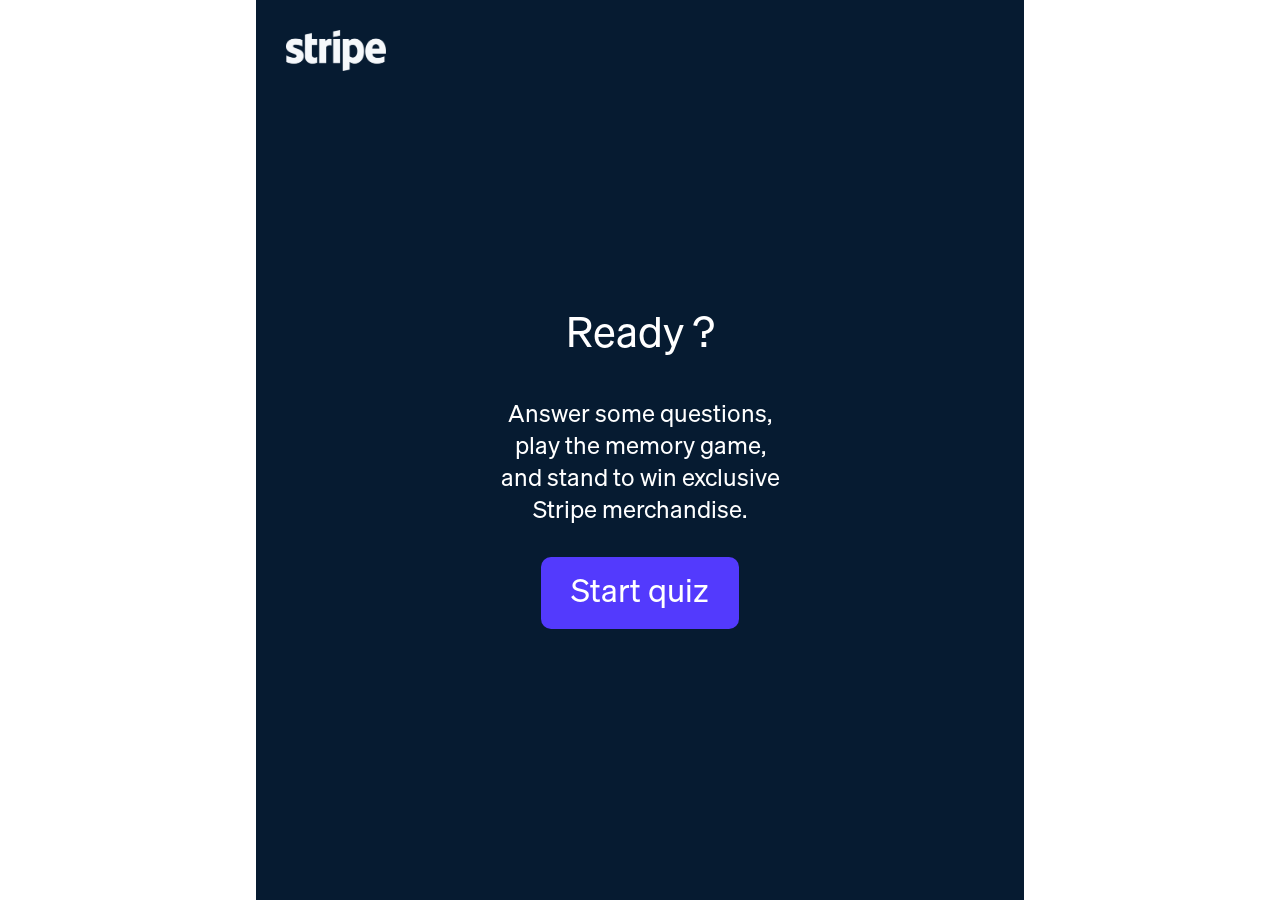
<file: index.html>
<!DOCTYPE html>
<html lang="en">

<head>
    <meta charset="UTF-8">
    <meta name="viewport" content="width=device-width, initial-scale=1.0">
    <title>Stripe</title>
    <!-- --fonts  -->
    <link rel="stylesheet" href="assets/css/fonts.css" />
    <!-- --bootstrap  -->
    <link rel="stylesheet" href="assets/css/bootstrap.min.css" />
    <!-- --style  -->
    <link rel="stylesheet" href="assets/css/style.css" />
</head>

<body>
    <div class="main ">
        <div class="logo">
            <img src="assets/images/logo.png" alt="logo" />
        </div>
        <div class="content-center">
            <div class="ready-content">
                <h2>Ready ?</h2>
                <p>Answer some questions, <br />
                    play the memory game, <br />
                    and stand to win exclusive <br />
                    Stripe merchandise.</p>
                <a class="link" href="question01.html">Start quiz</a>
            </div>
        </div>
        <div></div>
    </div>

    <!-- --Script  -->
    <script src="assets/js/main.js"></script>
</body>

</html>
</file>
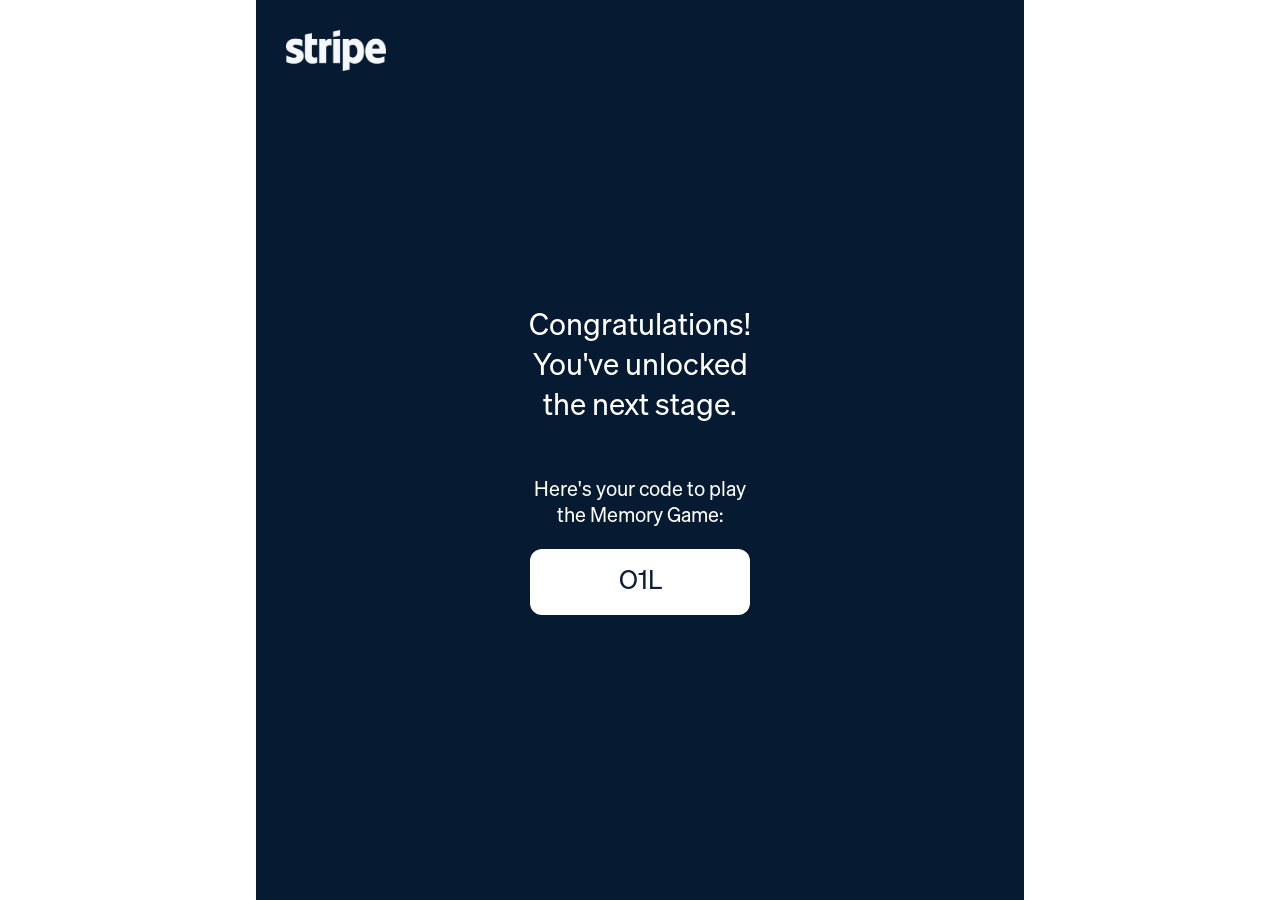
<file: congratulation.html>
<!DOCTYPE html>
<html lang="en">

<head>
    <meta charset="UTF-8">
    <meta name="viewport" content="width=device-width, initial-scale=1.0">
    <title>Stripe</title>
    <!-- --fonts  -->
    <link rel="stylesheet" href="assets/css/fonts.css" />
    <!-- --bootstrap  -->
    <link rel="stylesheet" href="assets/css/bootstrap.min.css" />
    <!-- --style  -->
    <link rel="stylesheet" href="assets/css/style.css" />
</head>

<body>
    <div class="main">
        <div class="logo">
            <img src="assets/images/logo.png" alt="logo" />
        </div>
        <div class="content-center">
            <div class="congrats">
                <h2>Congratulations! <br />
                    You've unlocked <br />
                    the next stage.</h2>
                <h4>Here's your code to play <br />
                    the Memory Game:</h4>
                <button class="congrats-btn">O1L</button>
            </div>
        </div>
    </div>

    <!-- --Script  -->
    <script src="assets/js/main.js"></script>
</body>

</html>
</file>
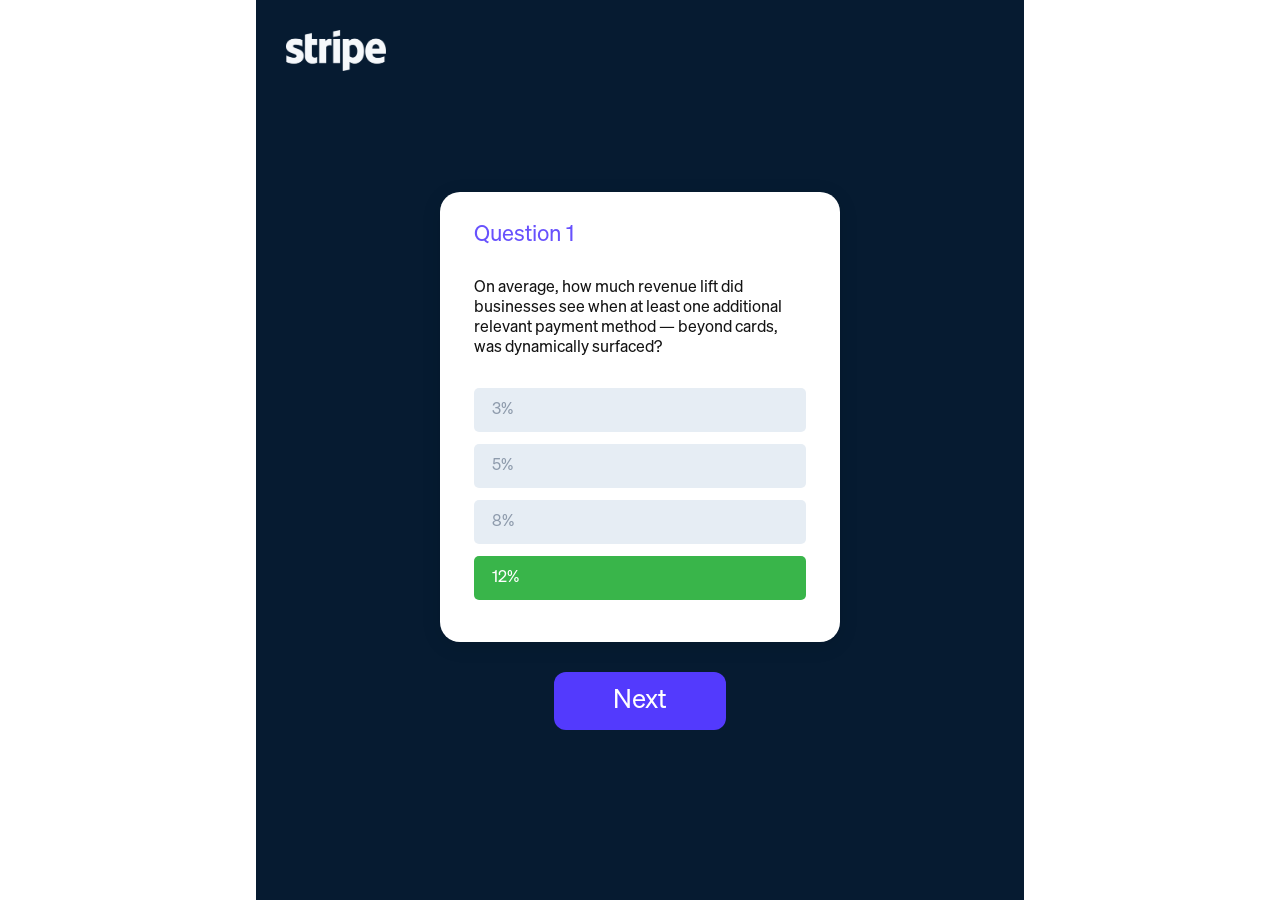
<file: correct-answer.html>
<!DOCTYPE html>
<html lang="en">

<head>
    <meta charset="UTF-8">
    <meta name="viewport" content="width=device-width, initial-scale=1.0">
    <title>Stripe</title>
    <!-- --fonts  -->
    <link rel="stylesheet" href="assets/css/fonts.css" />
    <!-- --bootstrap  -->
    <link rel="stylesheet" href="assets/css/bootstrap.min.css" />
    <!-- --style  -->
    <link rel="stylesheet" href="assets/css/style.css" />
</head>

<body>

    <div class="main">
        <div class="logo">
            <img src="assets/images/logo.png" alt="logo" />
        </div>
        <div class="content-center">
            <div>
                <div class="que-popup">
                    <h3>Question 1</h3>
                    <p>
                        On average, how much revenue lift did businesses see when at least one
                        additional relevant payment method — beyond cards, was dynamically surfaced?
                    </p>
                    <ul class="option-list">
                        <li class="option">
                            <label>
                                <input type="radio" name="option" value="3%">
                                3%
                            </label>
                        </li>
                        <li class="option">
                            <label>
                                <input type="radio" name="option" value="5%">
                                5%
                            </label>
                        </li>
                        <li class="option">
                            <label>
                                <input type="radio" name="option" value="8%">
                                8%
                            </label>
                        </li>
                        <li class="option correct">
                            <label>
                                <input type="radio" name="option" value="12%">
                                12%
                            </label>
                        </li>
                    </ul>
                </div>
                <div class="text-center">
                    <a class="next-btn" href="quesiton02.html">Next</a>
                </div>
            </div>
        </div>
    </div>
    <!-- --Script  -->
    <script src="assets/js/main.js"></script>
</body>

</html>
</file>
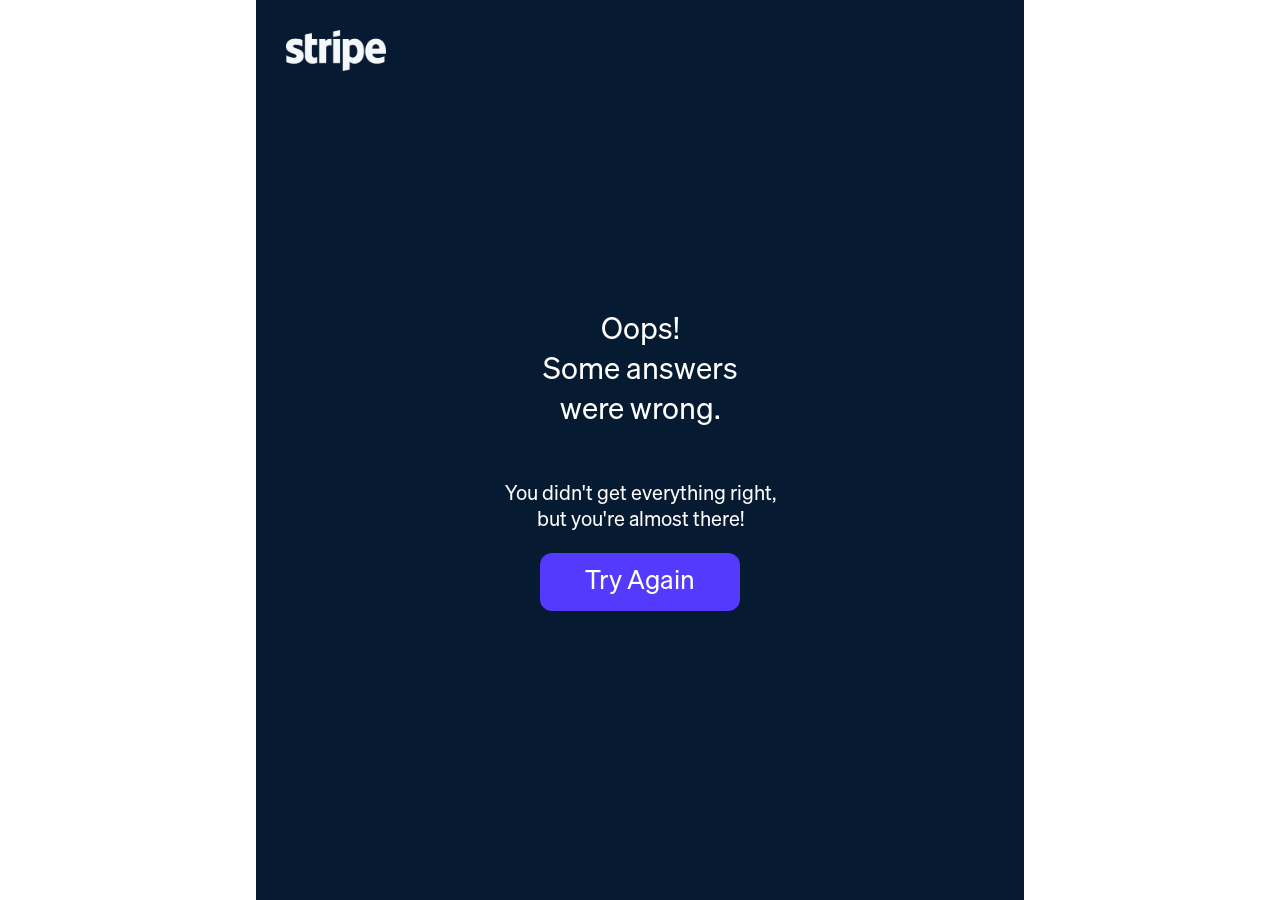
<file: loss.html>
<!DOCTYPE html>
<html lang="en">

<head>
    <meta charset="UTF-8">
    <meta name="viewport" content="width=device-width, initial-scale=1.0">
    <title>Stripe</title>
    <!-- --fonts  -->
    <link rel="stylesheet" href="assets/css/fonts.css" />
    <!-- --bootstrap  -->
    <link rel="stylesheet" href="assets/css/bootstrap.min.css" />
    <!-- --style  -->
    <link rel="stylesheet" href="assets/css/style.css" />
</head>

<body>
    <div class="main">
        <div class="logo">
            <img src="assets/images/logo.png" alt="logo" />
        </div>
        <div class="content-center">
            <div class="congrats">
                <h2>Oops! <br />
                    Some answers<br />
                    were wrong.</h2>
                <h4>You didn't get everything right, <br />
                    but you're almost there!</h4>
                <button class="tryagain-btn">Try Again</button>
            </div>
        </div>
    </div>

    <!-- --Script  -->
    <script src="assets/js/main.js"></script>
</body>

</html>
</file>
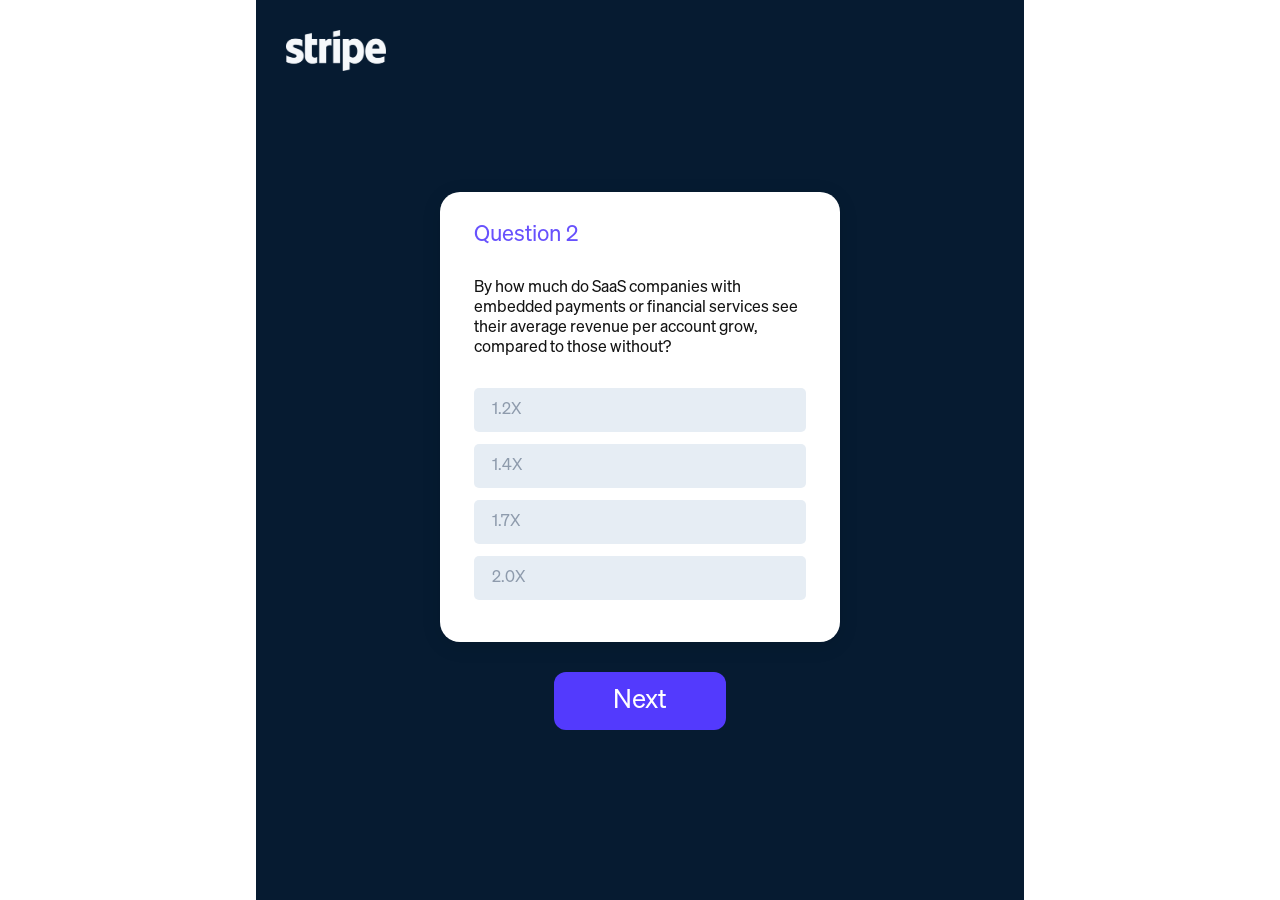
<file: quesiton02.html>
<!DOCTYPE html>
<html lang="en">

<head>
    <meta charset="UTF-8">
    <meta name="viewport" content="width=device-width, initial-scale=1.0">
    <title>Stripe</title>
    <!-- --fonts  -->
    <link rel="stylesheet" href="assets/css/fonts.css" />
    <!-- --bootstrap  -->
    <link rel="stylesheet" href="assets/css/bootstrap.min.css" />
    <!-- --style  -->
    <link rel="stylesheet" href="assets/css/style.css" />
</head>

<body>

    <div class="main">
        <div class="logo">
            <img src="assets/images/logo.png" alt="logo" />
        </div>
        <div class="content-center">
            <div>
                <div class="que-popup">
                    <h3>Question 2</h3>
                    <p>
                        By how much do SaaS companies with
                        embedded payments or financial services
                        see their average revenue per account
                        grow, compared to those without?
                    </p>
                    <ul class="option-list">
                        <li class="option">
                            <label>
                                <input type="radio" name="multiplier" value="1.2X">
                                1.2X
                            </label>
                        </li>
                        <li class="option">
                            <label>
                                <input type="radio" name="multiplier" value="1.4X">
                                1.4X
                            </label>
                        </li>
                        <li class="option">
                            <label>
                                <input type="radio" name="multiplier" value="1.7X">
                                1.7X
                            </label>
                        </li>
                        <li class="option">
                            <label>
                                <input type="radio" name="multiplier" value="2.0X">
                                2.0X
                            </label>
                        </li>
                    </ul>

                </div>
                <div class="text-center">
                    <a class="next-btn" href="question03.html">Next</a>
                </div>
            </div>
        </div>
    </div>
    <!-- --Script  -->
    <script src="assets/js/main.js"></script>
</body>

</html>
</file>
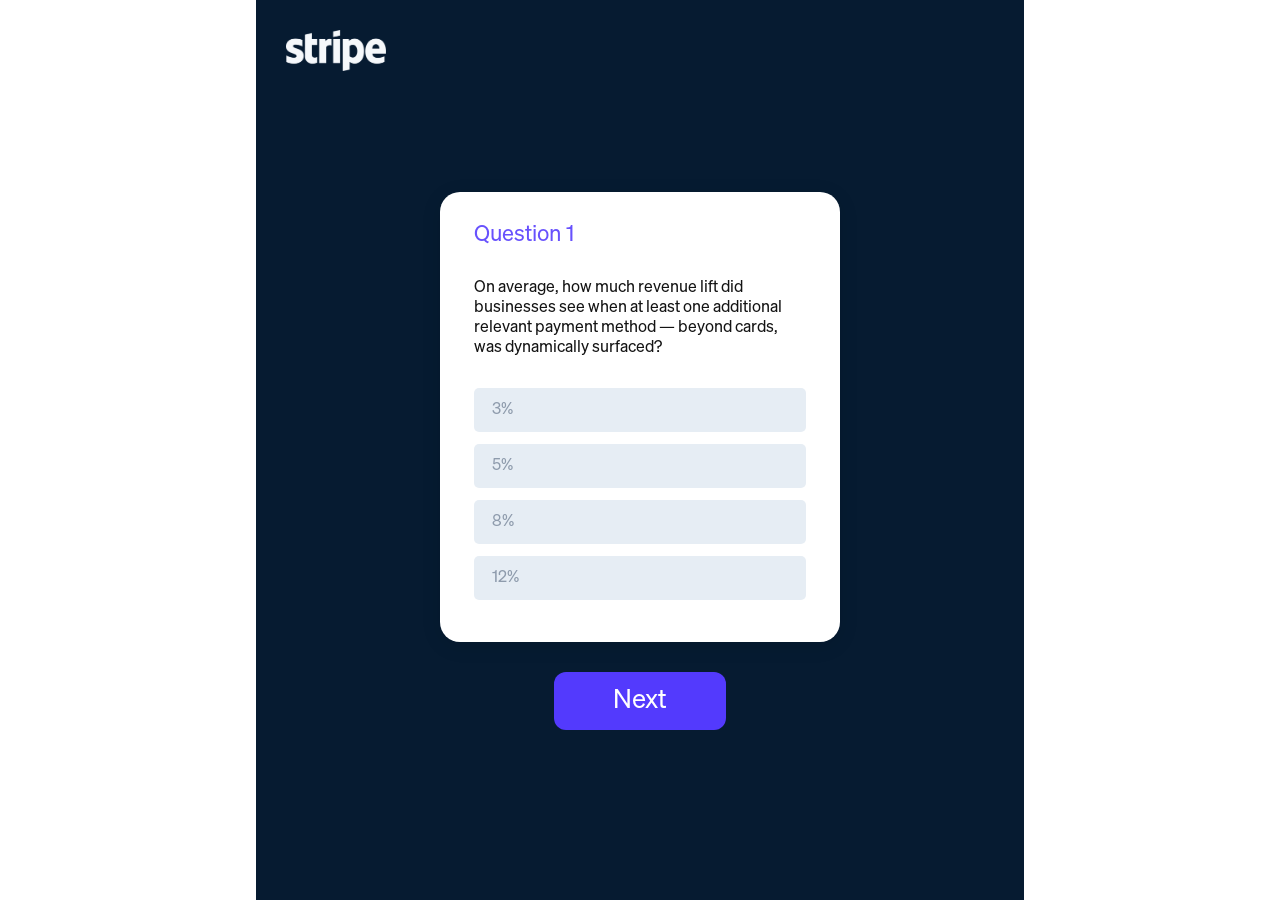
<file: question01.html>
<!DOCTYPE html>
<html lang="en">

<head>
    <meta charset="UTF-8">
    <meta name="viewport" content="width=device-width, initial-scale=1.0">
    <title>Stripe</title>
    <!-- --fonts  -->
    <link rel="stylesheet" href="assets/css/fonts.css" />
    <!-- --bootstrap  -->
    <link rel="stylesheet" href="assets/css/bootstrap.min.css" />
    <!-- --style  -->
    <link rel="stylesheet" href="assets/css/style.css" />
</head>

<body>

    <div class="main">
        <div class="logo">
            <img src="assets/images/logo.png" alt="logo" />
        </div>
        <div class="content-center">
            <div>
                <div class="que-popup">
                    <h3>Question 1</h3>
                    <p>
                        On average, how much revenue lift did businesses see when at least one
                        additional relevant payment method — beyond cards, was dynamically surfaced?
                    </p>
                    <ul class="option-list">
                        <li class="option">
                            <label>
                                <input type="radio" name="option" value="3%">
                                3%
                            </label>
                        </li>
                        <li class="option">
                            <label>
                                <input type="radio" name="option" value="5%">
                                5%
                            </label>
                        </li>
                        <li class="option">
                            <label>
                                <input type="radio" name="option" value="8%">
                                8%
                            </label>
                        </li>
                        <li class="option">
                            <label>
                                <input type="radio" name="option" value="12%">
                                12%
                            </label>
                        </li>
                    </ul>
                </div>
                <div class="text-center">
                    <a class="next-btn" href="quesiton02.html">Next</a>
                </div>
            </div>
        </div>
    </div>
    <!-- --Script  -->
    <script src="assets/js/main.js"></script>
</body>

</html>
</file>
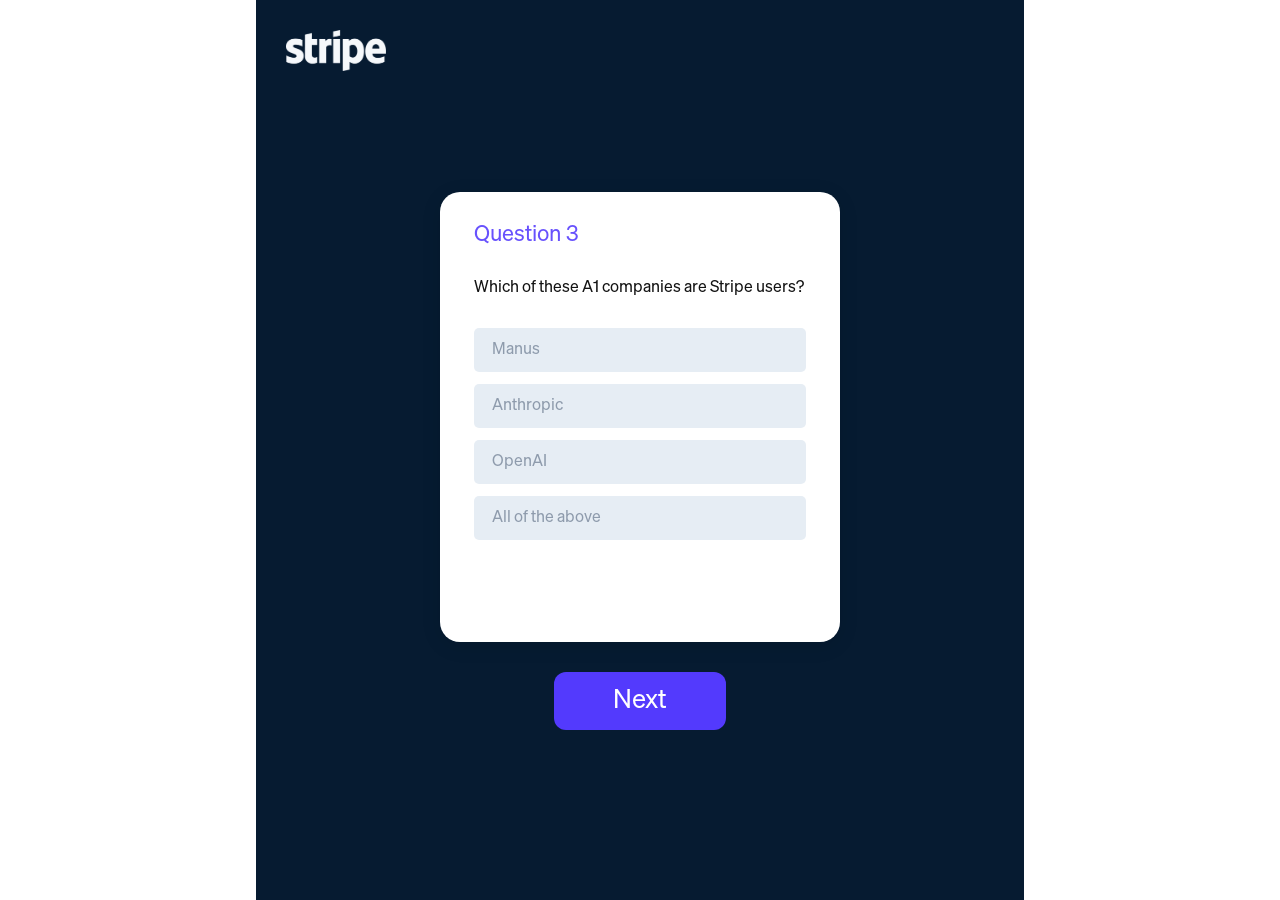
<file: question03.html>
<!DOCTYPE html>
<html lang="en">

<head>
    <meta charset="UTF-8">
    <meta name="viewport" content="width=device-width, initial-scale=1.0">
    <title>Stripe</title>
    <!-- --fonts  -->
    <link rel="stylesheet" href="assets/css/fonts.css" />
    <!-- --bootstrap  -->
    <link rel="stylesheet" href="assets/css/bootstrap.min.css" />
    <!-- --style  -->
    <link rel="stylesheet" href="assets/css/style.css" />
</head>

<body>

    <div class="main">
        <div class="logo">
            <img src="assets/images/logo.png" alt="logo" />
        </div>
        <div class="content-center">
            <div>
                <div class="que-popup">
                    <h3>Question 3</h3>
                    <p>
                        Which of these A1 companies are
                        Stripe users?
                    </p>
                    <ul class="option-list">
                        <li class="option">
                            <label>
                                <input type="radio" name="ai_choice" value="Manus">
                                Manus
                            </label>
                        </li>
                        <li class="option">
                            <label>
                                <input type="radio" name="ai_choice" value="Anthropic">
                                Anthropic
                            </label>
                        </li>
                        <li class="option">
                            <label>
                                <input type="radio" name="ai_choice" value="OpenAI">
                                OpenAI
                            </label>
                        </li>
                        <li class="option">
                            <label>
                                <input type="radio" name="ai_choice" value="All of the above">
                                All of the above
                            </label>
                        </li>
                    </ul>

                </div>
                <div class="text-center">
                    <a class="next-btn" href="question04.html">Next</a>
                </div>
            </div>
        </div>
    </div>
    <!-- --Script  -->
    <script src="assets/js/main.js"></script>
</body>

</html>
</file>
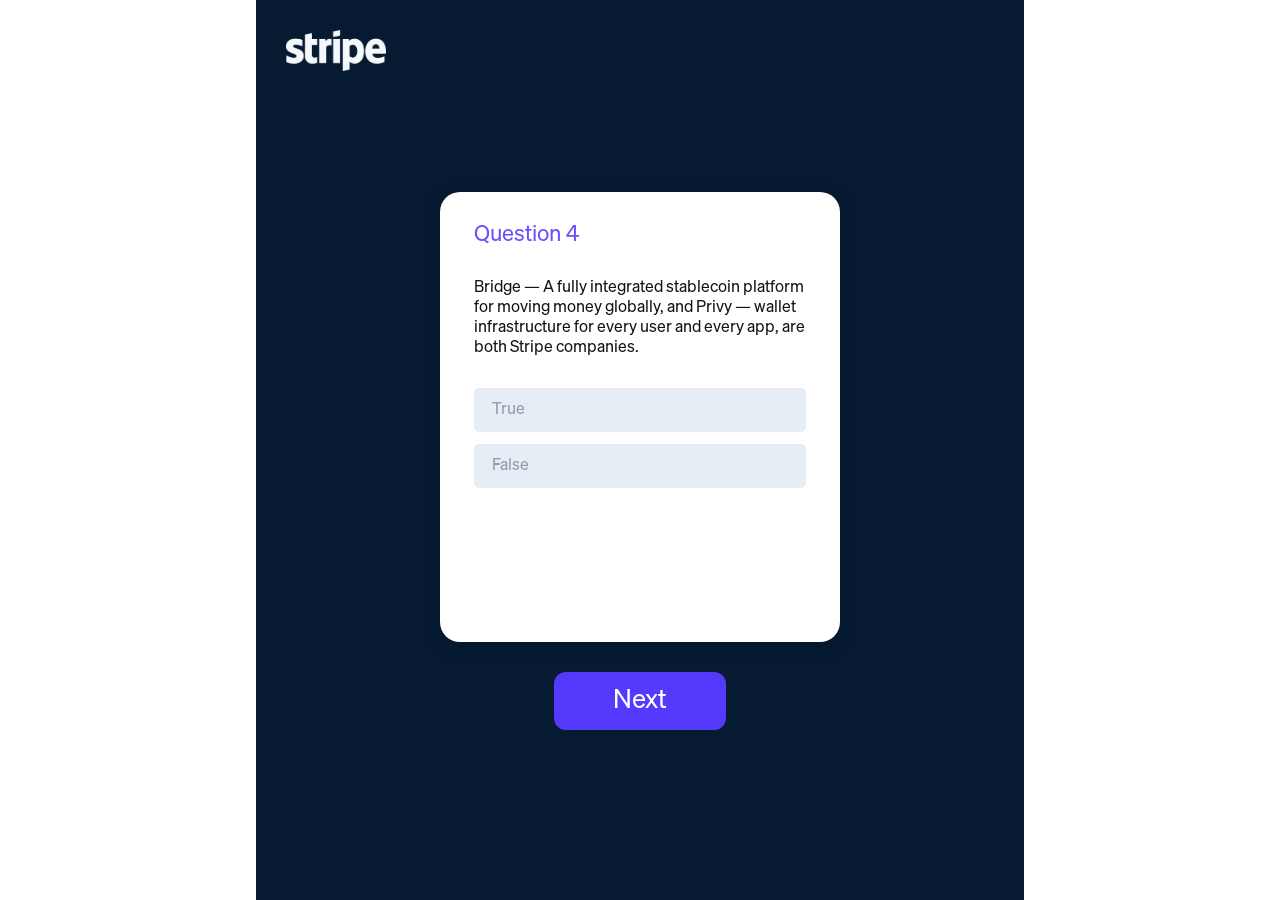
<file: question04.html>
<!DOCTYPE html>
<html lang="en">

<head>
    <meta charset="UTF-8">
    <meta name="viewport" content="width=device-width, initial-scale=1.0">
    <title>Stripe</title>
    <!-- --fonts  -->
    <link rel="stylesheet" href="assets/css/fonts.css" />
    <!-- --bootstrap  -->
    <link rel="stylesheet" href="assets/css/bootstrap.min.css" />
    <!-- --style  -->
    <link rel="stylesheet" href="assets/css/style.css" />
</head>

<body>

    <div class="main">
        <div class="logo">
            <img src="assets/images/logo.png" alt="logo" />
        </div>
        <div class="content-center">
            <div>
                <div class="que-popup">
                    <h3>Question 4</h3>
                    <p>
                        Bridge — A fully integrated stablecoin
                        platform for moving money globally, and
                        Privy — wallet infrastructure for every user
                        and every app, are both Stripe companies.
                    </p>
                    <ul class="option-list">
                        <li class="option">
                            <label>
                                <input type="radio" name="true_false" value="True">
                                True
                            </label>
                        </li>
                        <li class="option">
                            <label>
                                <input type="radio" name="true_false" value="False">
                                False
                            </label>
                        </li>
                    </ul>

                </div>
                <div class="text-center">
                    <a class="next-btn" href="congratulation.html">Next</a>
                </div>
            </div>
        </div>
    </div>
    <!-- --Script  -->
    <script src="assets/js/main.js"></script>
</body>

</html>
</file>
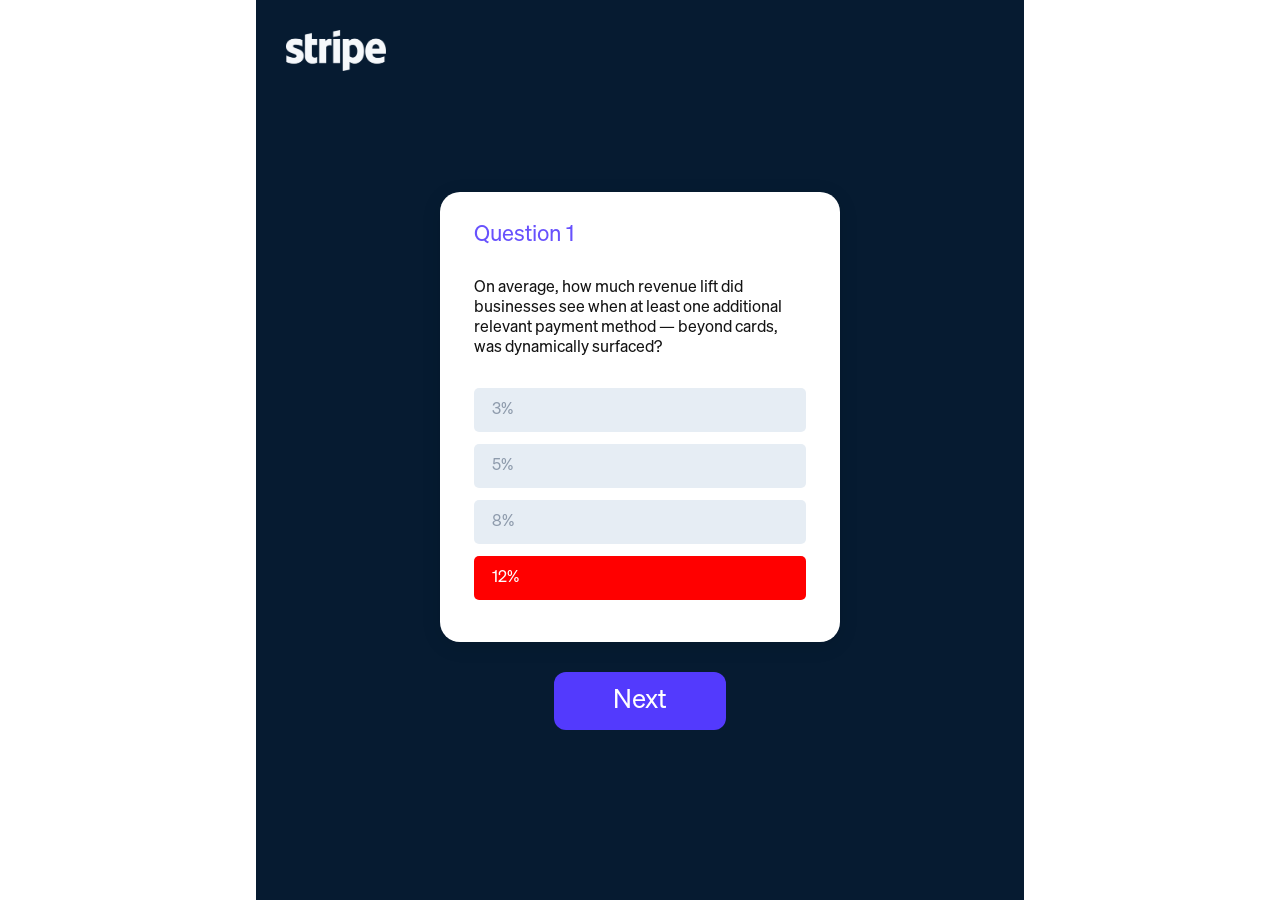
<file: wrong-answer.html>
<!DOCTYPE html>
<html lang="en">

<head>
    <meta charset="UTF-8">
    <meta name="viewport" content="width=device-width, initial-scale=1.0">
    <title>Stripe</title>
    <!-- --fonts  -->
    <link rel="stylesheet" href="assets/css/fonts.css" />
    <!-- --bootstrap  -->
    <link rel="stylesheet" href="assets/css/bootstrap.min.css" />
    <!-- --style  -->
    <link rel="stylesheet" href="assets/css/style.css" />
</head>

<body>

    <div class="main">
        <div class="logo">
            <img src="assets/images/logo.png" alt="logo" />
        </div>
        <div class="content-center">
            <div>
                <div class="que-popup">
                    <h3>Question 1</h3>
                    <p>
                        On average, how much revenue lift did businesses see when at least one
                        additional relevant payment method — beyond cards, was dynamically surfaced?
                    </p>
                    <ul class="option-list">
                        <li class="option">
                            <label>
                                <input type="radio" name="option" value="3%">
                                3%
                            </label>
                        </li>
                        <li class="option">
                            <label>
                                <input type="radio" name="option" value="5%">
                                5%
                            </label>
                        </li>
                        <li class="option">
                            <label>
                                <input type="radio" name="option" value="8%">
                                8%
                            </label>
                        </li>
                        <li class="option wrong">
                            <label>
                                <input type="radio" name="option" value="12%">
                                12%
                            </label>
                        </li>
                    </ul>
                </div>
                <div class="text-center">
                    <a class="next-btn" href="quesiton02.html">Next</a>
                </div>
            </div>
        </div>
    </div>
    <!-- --Script  -->
    <script src="assets/js/main.js"></script>
</body>

</html>
</file>
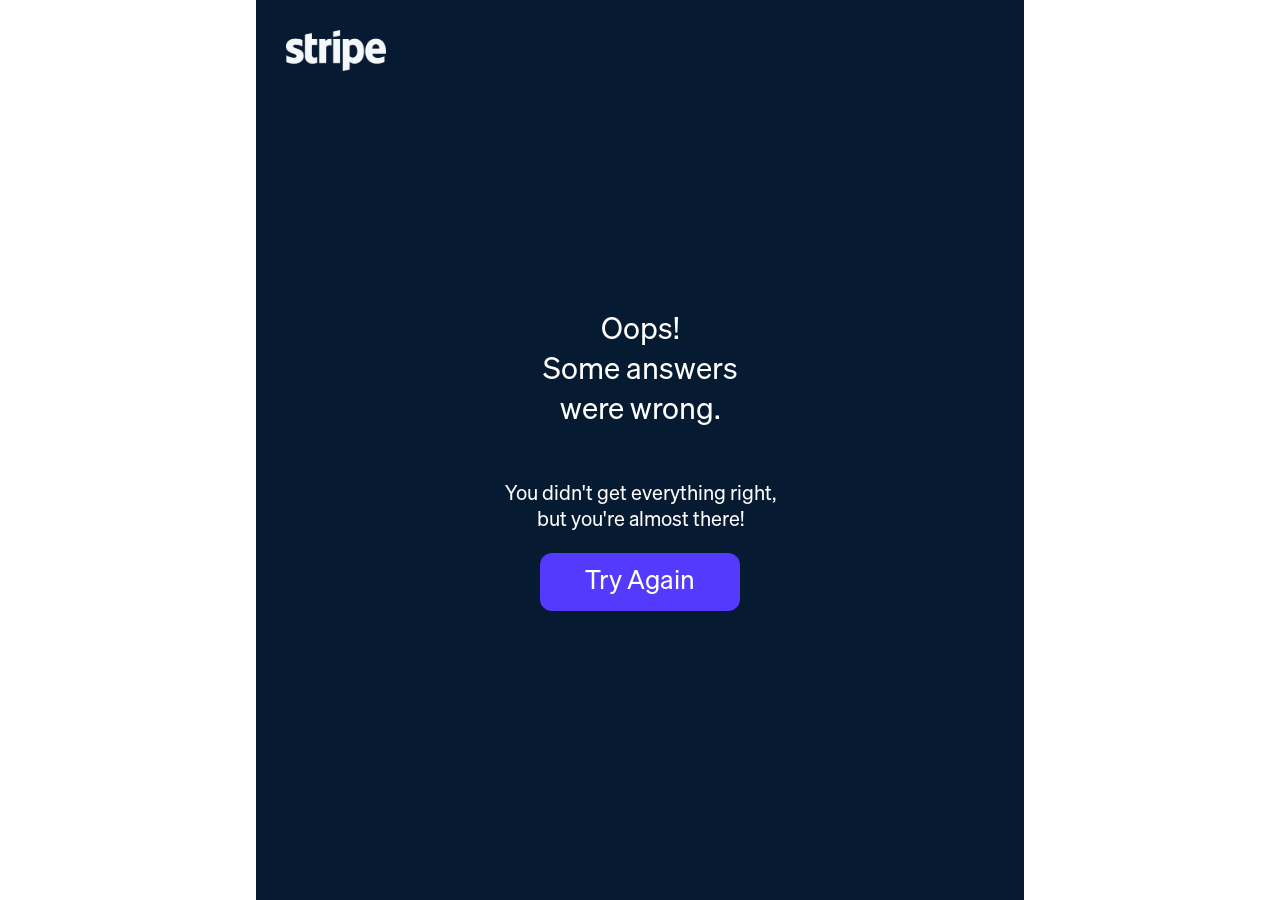
<file: wrong.html>
<!DOCTYPE html>
<html lang="en">
<head>
    <meta charset="UTF-8">
    <meta name="viewport" content="width=device-width, initial-scale=1.0">
    <title>Stripe</title>
    <!-- --fonts  -->
    <link rel="stylesheet" href="assets/css/fonts.css" />
    <!-- --bootstrap  -->
    <link rel="stylesheet" href="assets/css/bootstrap.min.css" />
    <!-- --style  -->
    <link rel="stylesheet" href="assets/css/style.css" />
</head>
<body>
    <div class="main">
        <div class="logo">
            <img src="assets/images/logo.png" alt="" />
        </div>
        <div class="content-center">
            <div class="congrats">
                <h2>Oops! <br/>
                Some answers<br/>
                were wrong.</h2>
                <h4>You didn't get everything right, <br/> 
               but you're almost there!</h4>
                <button class="tryagain-btn">Try Again</button>
            </div>
        </div>
     </div>

     <!-- --Script  -->
    <script src="assets/js/main.js"></script>
</body>
</html>
</file>
<file: assets/css/fonts.css>
@font-face {
  font-family: "Sohne Buch";
  src: url("../fonts/Söhne-Buch.otf") format("opentype");
  font-weight: 400;
  font-style: normal;
  font-display: swap;
}
</file>
<file: assets/css/style.css>
* {
  margin: 0;
  padding: 0;
  box-sizing: border-box;
  -webkit-box-sizing: border-box;
}
ul {
  list-style: none;
  margin: 0;
  padding: 0;
}
a {
  text-decoration: none;
  color: #000;
}
img {
  max-width: 100%;
}

h1,
h2,
h3,
h4,
h5,
h6,
span,
ul,
li,
a,
p {
  margin: 0;
  padding: 0;
}

body,
html {
  font-family: "Sohne Buch", sans-serif;
}

:root {
  --bg-color: #061b31;
  --btn-color: #533afd;
  --white-color: #ffffff;
  --question-color: #6751fd;
  --para-color: #131313;
  --option-bg-color: #e6edf4;
  --option-color: #8e9bac;
}
/* ---main start */
.main {
  width: 100%;
  min-height: 100dvh;
  max-width: 768px;
  margin: auto;
  background-color: var(--bg-color);
  padding: 30px;
  display: flex;
  flex-direction: column;
}

.container {
  max-width: 640px !important;
  padding: 0 10px;
  margin: auto;
}

/* ---main end-- */

@media (max-width: 767px) {
  .container {
    max-width: 600px !important;
  }
}

@media (max-width: 640px) {
  .container {
    max-width: 550px !important;
    padding: 0 20px;
  }
}

@media (max-width: 575px) {
  .container {
    max-width: 489px !important;
  }
}

@media (max-width: 490px) {
  .main {
    padding: 24px;
  }
}

/* -------------- */

.logo img {
  width: 100%;
  max-width: 100px;
}
@media (max-width: 430px) {
  .logo img {
    max-width: 80px;
  }
}
/* ---index pages start */
.content-center {
  flex: 1;
  display: flex;
  justify-content: center;
  align-items: center;
  margin-bottom: 20px;
}
.ready-content {
  text-align: center;
}
.ready-content h2 {
  font-size: 42px;
  line-height: 48px;
  color: var(--white-color);
  margin-bottom: 40px;
}
.ready-content p {
  color: var(--white-color);
  font-size: 24px;
  line-height: 32px;
  margin-bottom: 50px;
}
.ready-content .link {
  background-color: var(--btn-color);
  color: var(--white-color);
  padding: 20px 30px;
  border-radius: 10px;
  font-size: 32px;
  line-height: 32px;
  transition: all 0.5s;
}

@media (max-width: 430px) {
  .ready-content p {
    font-size: 20px;
    line-height: 28px;
  }
  .ready-content .link {
    padding: 16px 23px;
    font-size: 26px;
    line-height: 26px;
  }
}

/* ---index pages end */

/* --question -01 start */
.que-popup {
  background-color: white;
  border-radius: 20px;
  padding: 30px 34px;
  width: 400px;
  margin: auto;
  box-shadow: 0 4px 20px rgba(0, 0, 0, 0.1);
  min-height: 450px;
}
.que-popup h3 {
  color: var(--question-color);
  font-size: 22px;
  margin-bottom: 30px;
}
.que-popup p {
  color: var(--para-color);
  font-size: 16px;
  line-height: 20px;
  margin-bottom: 30px;
}

.option-list li {
  background-color: var(--option-bg-color, #f2f2f2);
  padding: 14px 18px;
  color: var(--option-color, #000);
  font-size: 16px;
  line-height: 16px;
  border-radius: 5px;
  margin-bottom: 12px;
  cursor: pointer;
  transition: 0.3s ease;
}

.option-list li:last-child {
  margin-bottom: 0;
}

.option-list li:hover {
  background-color: #dce3ec;
}

/* Hide the radio button circle */
.option-list input[type="radio"] {
  display: none;
}

/* Selected option styling */
.option-list li.active {
  background-color: var(--btn-color, #007bff);
  color: #fff;
}

/* Right answer */
.option-list li.correct {
  background-color: #39b54a ;
  color: #fff ;
}

/* Wrong answer */
.option-list li.wrong {
  background-color: #ff0000 ;
  color: #fff;
}

.next-btn {
  background-color: var(--btn-color);
  color: var(--white-color);
  padding: 16px 28px;
  border-radius: 12px;
  font-size: 26px;
  line-height: 26px;
  display: inline-block;
  border: none;
  text-align: center;
  margin: 30px auto 0;
  cursor: pointer;
  transition: 0.3s ease;
  width: 100%;
  max-width: 172px;
  transition: all 0.5s;
}

@media (max-width: 490px) {
  .que-popup {
    width: auto;
    padding: 30px 28px;
  }
  .que-popup h3 {
    margin-bottom: 20px;
  }
  .next-btn {
    max-width: 160px;
    padding: 14px 28px;
  }
}
/* --question -01 end */

/* ---congrats start */
.congrats {
  text-align: center;
}
.congrats h2 {
  font-size: 30px;
  line-height: 40px;
  color: var(--white-color);
  margin-bottom: 50px;
}
.congrats h4 {
  font-size: 20px;
  line-height: 26px;
  color: var(--white-color);
  margin-bottom: 20px;
}
.congrats-btn {
  background-color: var(--white-color);
  color: #0c2036;
  padding: 20px 28px;
  border-radius: 12px;
  font-size: 26px;
  line-height: 26px;
  display: inline-block;
  border: none;
  text-align: center;
  margin: 0 auto;
  cursor: pointer;
  transition: 0.3s ease;
  width: 100%;
  max-width: 220px;
}
.tryagain-btn {
  background-color: var(--btn-color);
  color: var(--white-color);
  padding: 16px 28px;
  border-radius: 12px;
  font-size: 26px;
  line-height: 26px;
  display: inline-block;
  border: none;
  text-align: center;
  margin: 0 auto;
  cursor: pointer;
  transition: 0.3s ease;
  width: 100%;
  max-width: 200px;
}

@media (max-width: 430px) {
  .congrats h4 {
    font-size: 18px;
    line-height: 24px;
  }
}
/* ---congrats end */
.next-btn:hover,
.ready-content .link:hover {
  box-shadow: 0 6px 14px rgba(255, 255, 255, 0.28);
}

/* ✅ CLICK: small bottom shadow + press */
.next-btn:active,
.ready-content .link:active {
  transform: scale(0.96);
  box-shadow: 0 3px 8px rgba(255, 255, 255, 0.22);
}
</file>
